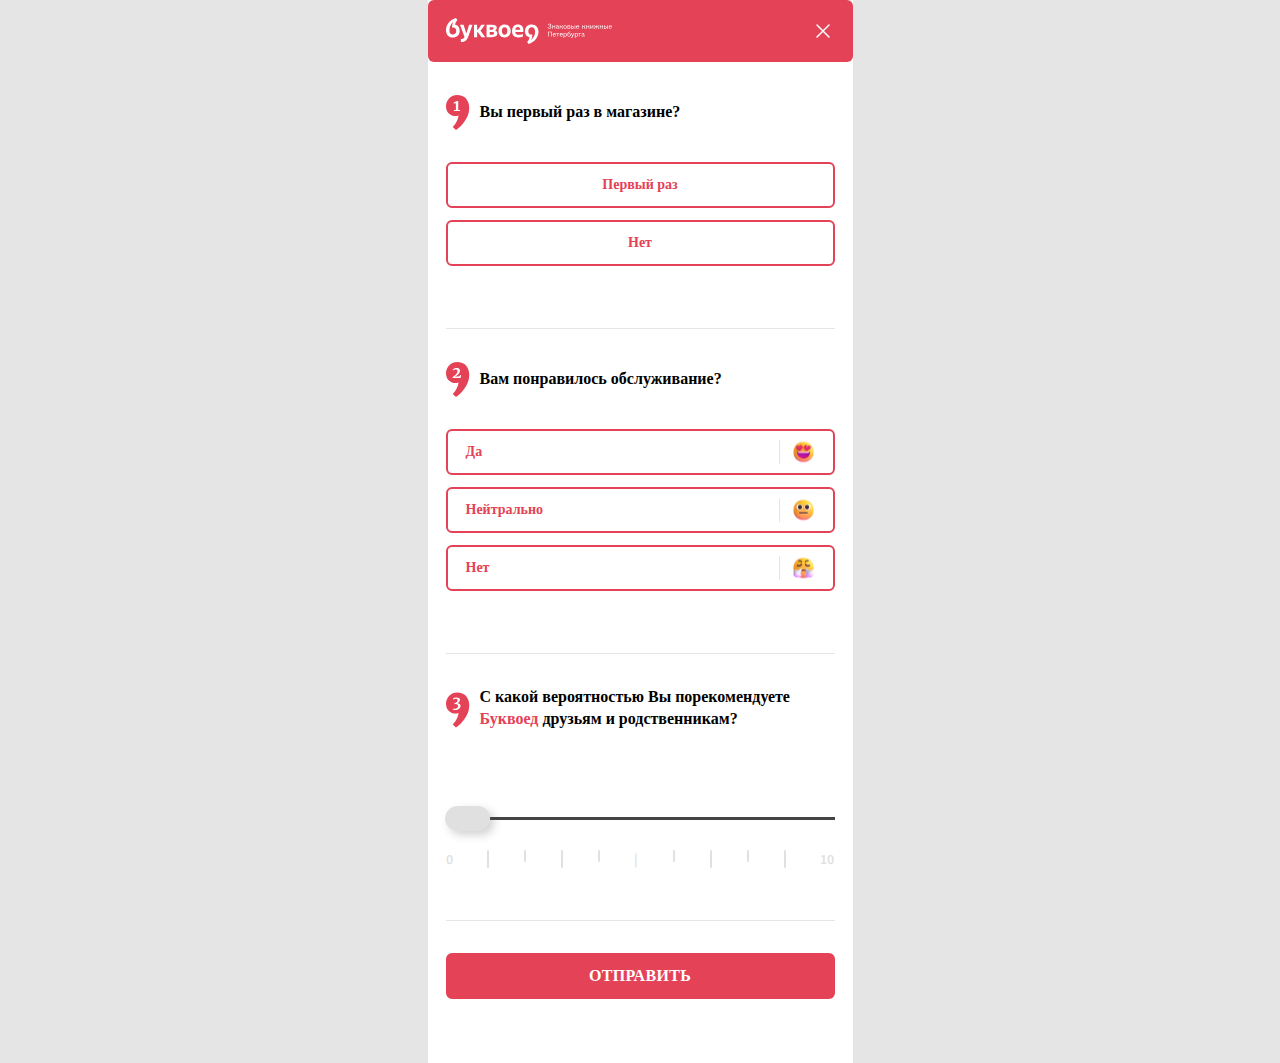
<file: index.html>
<!DOCTYPE html>
<html lang="en">

<head>
    <meta charset="UTF-8">
    <meta http-equiv="X-UA-Compatible" content="IE=edge">
    <meta name="viewport" content="width=device-width, initial-scale=1.0">
    <link rel="stylesheet" href="./css/style.css">
    <link rel="stylesheet" href="./css/range.css">
    <script src="https://code.jquery.com/jquery-3.4.0.min.js"></script>
    <script src="./js/script.js"></script>
    <title>Буквоед</title>
</head>

<body>
    <div class="main-container">
        <form action="./end.html" id="main-form">
            <div class="header">
                <img class="logo" src="./img/logo.svg" alt="logo">
                <img class="close-icon" src="./img/closeX.svg" alt="logo">
            </div>
            <div class="questions" data="Выберите один из вариантов">
                <div class="first-question">

                    <div class="question-title">
                        <div class="question-number"><img src="./img/num-1.svg" alt="logo"></div>
                        <p class="question-names">Вы первый раз в магазине?</p>
                    </div>
                    <input id="first-time" type="radio" value="first-time" name="first-question">
                    <label for="first-time" id="first-time-label">Первый раз</label>

                    <input id="not-first-time" type="radio" value="not-first-time" name="first-question">
                    <label for="not-first-time">Нет</label>
                    <br>
                    <p class="error1">*Пожалуйста, выберите один из вариантов ответа*</p>
                </div>



                <div class="second-question">
                    <div class="question-title">
                        <div class="question-number"><img src="./img/num-2.svg" alt="logo"></div>
                        <p class="question-names">Вам понравилось обслуживание?</p>
                    </div>



                    <input id="q-2-yes" type="radio" value="yes" name="second-question">
                    <label for="q-2-yes">
                        Да
                        <img class="yes" src="./img/yes.svg" alt="yes_smile_image">
                    </label>


                    <input id="q-2-yesno" type="radio" value="yes-no" name="second-question">
                    <label for="q-2-yesno">
                        Нейтрально
                        <img class="yes-no" src="./img/yesNo.svg" alt="neutral_image">
                    </label>


                    <input id="q-2-no" type="radio" value="no" name="second-question">
                    <label for="q-2-no">
                        Нет
                        <img class="no" src="./img/no.svg" alt="no_image">
                    </label>
                    <br>
                    <p class="error2">*Пожалуйста, выберите один из вариантов ответа</p>

                </div>



                <div class="third-question">

                    <div class="question-title">
                        <div class="question-number"><img src="./img/num-3.svg" alt="logo"></div>
                        <p class="question-names">С какой вероятностью Вы
                            порекомендуете <span class="bukvoed">Буквоед</span> друзьям и родственникам?</p>
                    </div>

                    <!-- <input id="rs-range-line" class="rs-range" type="range" value="0" min="0" max="10" step="1"
                        onchange="checkRange(event)" list="tickmarks">
                    <datalist id="tickmarks">
                        <option value="0"></option>
                        <option value="1"></option>
                        <option value="2"></option>
                        <option value="3"></option>
                        <option value="4"></option>
                        <option value="5"></option>
                        <option value="6"></option>
                        <option value="7"></option>
                        <option value="8"></option>
                        <option value="9"></option>
                        <option value="10"></option>
                    </datalist> -->

                    <div class="range-container">
                        <div class="range-wrap" id="range-wrapp-1">
                            <div class="points-box" id="points-box"></div>
                            <!-- Ticks (lines) over slider -->
                            <div class="ticks" id="tickContainer">
                            </div>
                            <!-- Range value inside of range thumb -->
                            <div class="range-value" id="rangeValue"></div>
                            <!-- Range itself -->
                            <input id="exponentialslider" class="input-el required-range" name="exponentialslider"
                                type="range" min="0" max="10" value="0.1" step="0.1" data-name="q-t-a-1" data-reqired=""
                                onchange="checkRange(event)">
                        </div>
                        <div class="marking-wrapper">
                            <span class="marking-number">0</span>
                            <span class="long-line m-line"></span>
                            <span class="short-line m-line"></span>
                            <span class="long-line m-line"></span>
                            <span class="short-line m-line"></span>
                            <span class="marking-number">|</span>
                            <span class="short-line m-line"></span>
                            <span class="long-line m-line"></span>
                            <span class="short-line m-line"></span>
                            <span class="long-line m-line"></span>
                            <span class="marking-number">10</span>
                        </div>
                        <br>
                    </div>
                </div>


                <div class="fourth-question hidden" id="fourth-question">
                    <p class="question-name">Что не понравилось?</p>


                    <input id="assortiment" type="radio" value="assortiment" name="fourth-question">
                    <label for="assortiment" id="assortiment-label" class="main-answ">Ассортимент</label>


                    <div class="assortiment hidden">
                        <p class="which-problem">Что Вам не понравилось в ассортименте?</p>

                        <input id="assortiment-net-tovara" type="radio" value="assortiment-net-tovara"
                            name="assortiment">
                        <label for="assortiment-net-tovara" id="assortiment-net-tovara-label">Нет нужного товара</label>



                        <div class="net-tovara hidden">
                            <p class="which-problem-blue">Что именно вы не смогли найти?</p>

                            <input id="net-tovara-books" type="radio" value="net-tovara-books" name="net-tovara">
                            <label for="net-tovara-books" id="net-tovara-books-label">Книги</label>
                            <div id="book1">
                                <p class="sub-answer">Какую именно книгу вы не смогли найти?</p>
                                <input type="text" name="book1" class="adding-text" placeholder="Введите название...">
                            </div>


                            <input id="net-tovara-kanc" type="radio" value="net-tovara-kanc" name="net-tovara">
                            <label for="net-tovara-kanc" id="net-tovara-kanc-label">Канцтовары</label>
                            <div id="kanc2">
                                <p class="sub-answer">Что именно из канцтоваров вы не смогли найти?</p>
                                <input type="text" name="kanc2" class="adding-text" placeholder="Введите название...">
                            </div>


                            <input id="net-tovara-hobby" type="radio" value="net-tovara-hobby" name="net-tovara">
                            <label for="net-tovara-hobby" id="net-tovara-hobby-label">Хобби/Игры/Игрушки</label>
                            <div id="hobby3">
                                <p class="sub-answer">Что именно из категории Хобби/Игры/Игрушки вы не смогли найти?</p>
                                <input type="text" name="hobby3" class="adding-text" placeholder="Введите название...">
                            </div>

                            <input id="net-tovara-suvenir" type="radio" value="net-tovara-suvenir" name="net-tovara">
                            <label for="net-tovara-suvenir" id="net-tovara-suvenir-label">Сувениры</label>
                            <div id="suvenir4">
                                <p class="sub-answer">Что именно из сувениров вы не смогли найти?</p>
                                <input type="text" name="suvenir4" class="adding-text"
                                    placeholder="Введите название...">
                            </div>

                            <input id="net-tovara-food" type="radio" value="net-tovara-food" name="net-tovara">
                            <label for="net-tovara-food" id="net-tovara-food-label">Еда и напитки</label>
                            <div id="food5">
                                <p class="sub-answer">Что именно из еды и напитков вы не смогли найти?</p>
                                <input type="text" name="food5" class="adding-text" placeholder="Введите название...">
                            </div>

                            <input id="net-tovara-another" type="radio" value="net-tovara-another" name="net-tovara">
                            <label for="net-tovara-another" id="net-tovara-another-label">Другое</label>

                            <input type="text" name="another-6" id="another6" class="adding-text"
                                placeholder="Введите название...">

                        </div>


                        <input id="assortiment-hard-find" type="radio" value="assortiment-hard-find" name="assortiment">
                        <label for="assortiment-hard-find" id="assortiment-hard-find-label">Трудности с поиском
                            товара</label>


                        <div class="trudno-poisk">
                            <p class="which-problem-blue">Какой именно товар вы не смогли найти?</p>

                            <input id="trudno-poisk-books" type="radio" value="trudno-poisk-books"
                                name="assortiment-trudno-poisk">
                            <label for="trudno-poisk-books" id="trudno-poisk-books-label">Книги</label>

                            <input id="trudno-poisk-kanc" type="radio" value="trudno-poisk-kanc"
                                name="assortiment-trudno-poisk">
                            <label for="trudno-poisk-kanc" id="trudno-poisk-kanc-label">Канцтовары</label>

                            <input id="trudno-poisk-hobby" type="radio" value="trudno-poisk-hobby"
                                name="assortiment-trudno-poisk">
                            <label for="trudno-poisk-hobby" id="trudno-poisk-hobby-label">Хобби/Игры/Игрушки</label>

                            <input id="trudno-poisk-suvenir" type="radio" value="trudno-poisk-suvenir"
                                name="assortiment-trudno-poisk">
                            <label for="trudno-poisk-suvenir" id="trudno-poisk-suvenir-label">Сувениры</label>

                            <input id="trudno-poisk-food" type="radio" value="trudno-poisk-food"
                                name="assortiment-trudno-poisk">
                            <label for="trudno-poisk-food" id="trudno-poisk-food-label">Еда и напитки</label>

                            <input id="trudno-poisk-another" type="radio" value="trudno-poisk-another"
                                name="assortiment-trudno-poisk">
                            <label for="trudno-poisk-another" id="trudno-poisk-another-label">Другое</label>
                        </div>



                        <input id="assortiment-no-choice" type="radio" value="assortiment-no-choice" name="assortiment">
                        <label for="assortiment-no-choice" id="assortiment-no-choice-label">Недостаточный выбор
                            товара</label>

                        <div class="assortiment-no-choice hidden">
                            <p class="which-problem-blue">Ассортимент каких товаров необходимо расширить?</p>

                            <input id="no-choice-books" type="radio" value="no-choice-books"
                                name="assortiment-no-choice">
                            <label for="no-choice-books" id="no-choice-books-label">Книги</label>

                            <input id="no-choice-kanc" type="radio" value="no-choice-kanc" name="assortiment-no-choice">
                            <label for="no-choice-kanc" id="no-choice-kanc-label">Канцтовары</label>

                            <input id="no-choice-hobby" type="radio" value="no-choice-hobby"
                                name="assortiment-no-choice">
                            <label for="no-choice-hobby" id="no-choice-hobby-label">Хобби/Игры/Игрушки</label>

                            <input id="no-choice-suvenir" type="radio" value="no-choice-suvenir"
                                name="assortiment-no-choice">
                            <label for="no-choice-suvenir" id="no-choice-suvenir-label">Сувениры</label>

                            <input id="no-choice-food" type="radio" value="no-choice-food" name="assortiment-no-choice">
                            <label for="no-choice-food" id="no-choice-food-label">Еда и напитки</label>

                            <input id="no-choice-another" type="radio" value="no-choice-another"
                                name="assortiment-no-choice">
                            <label for="no-choice-another" id="no-choice-another-label">Другое</label>
                        </div>




                        <input id="assortiment-bad-quality" type="radio" value="assortiment-bad-quality"
                            name="assortiment">
                        <label for="assortiment-bad-quality" id="assortiment-bad-quality-label">Не устраивает качество
                            товара</label>

                        <div class="quality hidden">
                            <p class="which-problem-blue">Качество какого товара Вас не устраивает?</p>
                            <input type="text" placeholder="Введите название" id="quality-of">
                        </div>

                    </div>



                    <input id="atmosphere" type="radio" value="atmosphere" name="fourth-question">
                    <label for="atmosphere" id="atmosphere-label" class="main-answ">Атмосфера</label>

                    <div class="atmo hidden">
                        <p class="which-problem">На что нам следует обратить внимание в атмосфере магазина?</p>

                        <input id="dark" type="radio" value="dark" name="atmo">
                        <label for="dark" id="dark-label">Темный зал</label>

                        <input id="hot" type="radio" value="hot" name="atmo">
                        <label for="hot" id="hot-label">В помещении жарко/душно</label>

                        <input id="cold" type="radio" value="cold" name="atmo">
                        <label for="cold" id="cold-label">В помещении холодно</label>

                        <input id="dirty" type="radio" value="dirty" name="atmo">
                        <label for="dirty" id="dirty-label">Грязно</label>
                    </div>



                    <input id="kassir" type="radio" value="kassir" name="fourth-question">
                    <label for="kassir" id="kassir-label">Работа кассира</label>

                    <div class="kassir">
                        <p class="which-problem">На что нам следует обратить внимание в работе кассира?</p>

                        <input id="slow" type="radio" value="slow" name="kassir">
                        <label for="slow" id="slow-label">Медленная работа сотрудника</label>

                        <input id="ochered" type="radio" value="ochered" name="kassir">
                        <label for="ochered" id="ochered-label">Большая очередь/Время ожидания</label>

                        <input id="neprivetliv" type="radio" value="neprivetliv" name="kassir">
                        <label for="neprivetliv" id="neprivetliv-label">Сотрудник неприветлив</label>

                        <input id="navyazchiv" type="radio" value="navyazchiv" name="kassir">
                        <label for="navyazchiv" id="navyazchiv-label">Навязчивое обслуживание</label>
                    </div>



                    <input id="sotr-zala" type="radio" value="sotr-zala" name="fourth-question">
                    <label for="sotr-zala" id="sotr-zala-label">Работа сотрудника зала</label>


                    <div class="sotrudnik-zal hidden">
                        <p class="which-problem">На что нам следует обратить внимание в работе сотрудника зала?</p>

                        <input id="hard-to-find" type="radio" value="hard-to-find" name="sotrudnik-zala">
                        <label for="hard-to-find" id="hard-to-find-label">Сложно найти сотрудника</label>

                        <input id="didnt-help" type="radio" value="didnt-help" name="sotrudnik-zala">
                        <label for="didnt-help" id="didnt-help-label">Не оказана помощь в выборе товара</label>

                        <input id="neprivetliv-zala" type="radio" value="neprivetliv-zala" name="sotrudnik-zala">
                        <label for="neprivetliv-zala" id="neprivetliv-zala-label">Сотрудник неприветлив</label>

                        <input id="navyazchiv-zala" type="radio" value="navyazchiv-zala" name="sotrudnik-zala">
                        <label for="navyazchiv-zala" id="navyazchiv-zala-label">Навязчивое обслуживание</label>
                    </div>



                    <input id="prices" type="radio" value="prices" name="fourth-question">
                    <label for="prices" id="prices-label"> Цены </label>

                    <div class="sub-prices hidden">
                        <p class="which-problem">Что Вам не понравилось в ценах?</p>
                        <div class="sub-high-prices">
                            <input id="hi-prices" type="radio" value="hi-prices" name="prices">
                            <label for="hi-prices" id="hi-prices-label">
                                Высокие цены
                            </label>

                            <div class="hi-prices-to hidden">
                                <p class="question-name-price">На что именно высокие цены?</p>
                                <input id="hi-prices-books" type="radio" value="hi-prices-books" name="hi-prices-to">
                                <label for="hi-prices-books" id="hi-prices-books-label">Книги</label>

                                <input id="hi-prices-kanc" type="radio" value="hi-prices" name="hi-prices-to">
                                <label for="hi-prices-kanc" id="hi-prices-kanc-label">Канцтовары</label>

                                <input id="hi-prices-hobby" type="radio" value="hi-prices" name="hi-prices-to">
                                <label for="hi-prices-hobby" id="hi-prices-hobby-label">Хобби/Игры/Игрушки</label>

                                <input id="hi-prices-suvenir" type="radio" value="hi-prices" name="hi-prices-to">
                                <label for="hi-prices-suvenir" id="hi-prices-suvenir-label">Сувениры</label>

                                <input id="hi-prices-food" type="radio" value="hi-prices" name="hi-prices-to">
                                <label for="hi-prices-food" id="hi-prices-food-label">Еда и напитки</label>

                                <input id="hi-prices-another" type="radio" value="hi-prices" name="hi-prices-to">
                                <label for="hi-prices-another" id="hi-prices-another-label">Другое</label>



                                <div class="hi-prices-to-books hidden">
                                    <p class="question-name-price-books">На какие именно книги высокие цены?</p>

                                    <input id="books-hud" type="radio" value="books-hud" name="hi-prices-to-books">
                                    <label for="books-hud" id="hi-prices-suvenir-label">Художественная
                                        литература</label>

                                    <input id="books-kids" type="radio" value="books-kids" name="hi-prices-to-books">
                                    <label for="books-kids" id="hi-prices-food-label">Детская литература</label>

                                    <input id="books-education" type="radio" value="books-education"
                                        name="hi-prices-to-books">
                                    <label for="books-education" id="hi-prices-another-label">Учебная и прикладная
                                        литература</label>

                                </div>
                            </div>
                        </div>
                        <input id="bad-actions" type="radio" value="bad-actions" name="prices">
                        <label for="bad-actions" id="bad-actions-label">
                            Неактуальные акции
                        </label>
                        <input id="bad-cennik" type="radio" value="bad-cennik" name="prices">
                        <label for="bad-cennik" id="bad-cennik-label">
                            Цена на кассе не соответствует ценнику
                        </label>
                    </div>
                </div>
                <input type="submit" value="Отправить" id="send-button" class="send-button">
        </form>

    </div>
    <script src="./js/validation.js?v=1.1"></script>
    <script src="./js/range.js?v=2.11"></script>
</body>

</html>
</file>
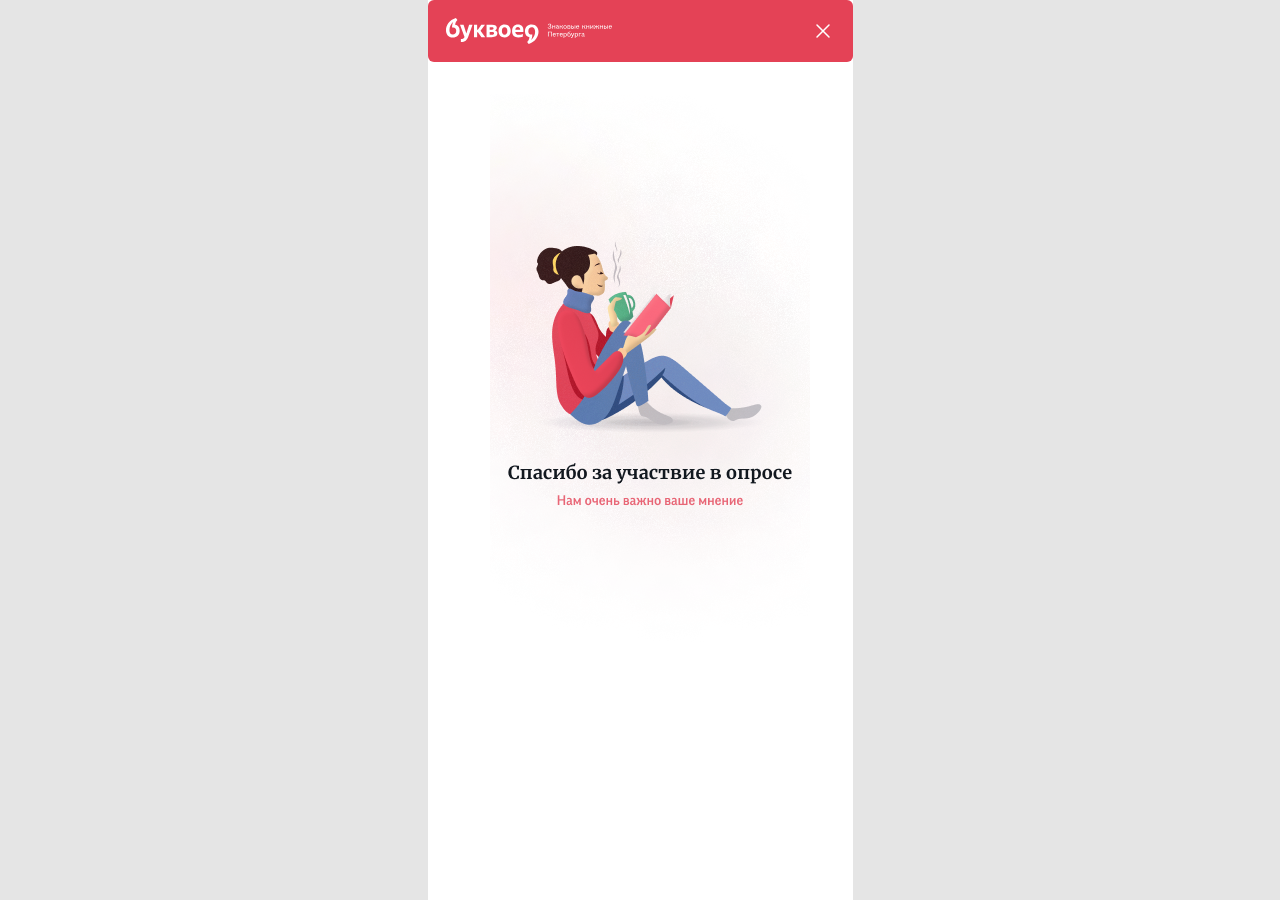
<file: end.html>
<!DOCTYPE html>
<html lang="en">

<head>
    <meta charset="UTF-8">
    <meta http-equiv="X-UA-Compatible" content="IE=edge">
    <meta name="viewport" content="width=device-width, initial-scale=1.0, maximum-scale=1.0, user-scalable=no" />
    <link rel="stylesheet" href="./css/style.css">
    <title>Анкета</title>
</head>

<body>
    <div class="main-container">
        <div class="header">
            <img class="logo" src="./img/logo.svg" alt="logo">
            <img class="close-icon" src="./img/closeX.svg" alt="logo">
        </div>


        <div class="end-page">
            <img class="end_img" src="./img/end_img.png" alt="end_img">

        </div>
    </div>
</body>

</html>
</file>
<file: css/style.css>
* {
    box-sizing: border-box;
    margin: 0;
    padding: 0;
}

/* input:invalid+label {
    border-color: rgb(21, 75, 150);
} */

body {

    font-family: 'PT Sans';
    background-color: #e5e5e5;
}

.main-container {
    max-width: 425px;
    margin: 0 auto;
    min-height: 100vh;
    background-color: #fff;
    /* padding: 32px 18px; */
}



.header {
    display: flex;
    max-width: 425px;
    margin: 0 auto;
    justify-content: space-between;
    align-items: center;
    background: #E44256;
    height: 62px;
    padding: 0 18px;
    margin-bottom: 32px;
    border-radius: 6px;
}




.questions {
    padding: 0 18px 32px 18px;
}


.question-name {
    /* display: flex; */
    font-family: 'PT Sans';
    font-style: normal;
    font-weight: 700;
    font-size: 16px;
    line-height: 21px;
    color: #191919;
    margin-bottom: 24px;
    user-select: none;
}

.question-number {
    display: block;
    width: 18px;
    margin-right: 10px;
    height: 21px;
    font-family: 'PT Sans';
    font-style: normal;
    font-weight: 700;
    font-size: 16px;
    line-height: 21px;
    text-align: center;
    color: #fff;
    user-select: none;
}

input[type=radio] {
    display: none;
    width: 0;
    height: 0;
}




label {
    user-select: none;
}

.first-question, .second-question, .third-question, .fourth-question {
    margin-bottom: 32px;
    padding-bottom: 32px;
    border-bottom: 1.5px solid #E5E5E5;
}

.first-question label {
    display: flex;
    align-items: center;
    justify-content: center;
    border: 2px solid #E44256;
    border-radius: 6px;
    height: 46px;
    font-style: normal;
    font-weight: 700;
    font-size: 14px;
    line-height: 18px;
    color: #E44256;
    margin-bottom: 12px;
    background-color: #fff;
    text-align: center;
    cursor: pointer;
}

.first-question input[type=radio]:checked+label,
.second-question input[type=radio]:checked+label {
    background-color: #E44256;
    color: #fff;
}





label img {
    display: block;
    width: 36px;
    height: 24px;
    padding-left: 12px;
    border-left: 1.5px solid #E5E5E5
}



.second-question label {
    display: flex;
    padding: 0 18px;
    justify-content: space-between;
    align-items: center;
    border: 2px solid #E44256;
    border-radius: 6px;
    height: 46px;
    font-style: normal;
    font-weight: 700;
    font-size: 14px;
    line-height: 18px;
    color: #E44256;
    margin-bottom: 12px;
    background-color: #fff;
    text-align: center;
    cursor: pointer;
}


#rs-range-line {
    width: 100%;
}


input[type="checkbox"] {
    width: 0;
    height: 0;
    margin: 0;
    padding: 0;
    display: none;
}


#assortiment-label, #atmosphere-label, #kassir-label, #sotr-zala-label, #prices-label {
    display: flex;
    align-items: center;
    justify-content: start;
    border: 2px solid #E44256;
    border-radius: 6px;
    height: 46px;
    font-style: normal;
    font-weight: 700;
    font-size: 14px;
    line-height: 18px;
    color: #E44256;
    background-color: #fff;
    text-align: center;
    cursor: pointer;
    padding: 0 18px;
    margin-bottom: 12px;
}




.hidden {
    display: none;
}



#assortiment:checked+label, #atmosphere:checked+label, #kassir:checked+label, #sotr-zala:checked+label {
    background-color: #E44256;
    color: #fff;
}


#prices:checked+label {
    background-color: #E44256;
    color: #fff;
    border-radius: 6px 6px 0 0;
    cursor: pointer;
    padding: 14px 18px;
    margin-bottom: 0;
    border-bottom: 1px solid #fff;
}




.sub-prices {
    background-color: #E44256;
    color: #fff;
    margin: 0;
    padding: 24px 18px;
    border-radius: 0 0 6px 6px;
}









#hi-prices-label, #bad-actions-label, #bad-cennik-label {
    display: flex;
    align-items: center;
    min-height: 28px;
    border: 1.5px solid #FFFFFF;
    border-radius: 6px;
    padding: 0 18px;
    margin-bottom: 6px;
    cursor: pointer;
}

#hi-prices, #bad-actions, #bad-cennik {
    display: none;
}

#hi-prices:checked+label, #bad-actions:checked+label, #bad-cennik:checked+label {
    background-color: #fff;
    color: #E44256;
    margin-bottom: 6px;
}






.sub-prices {
    display: none;
}

#prices:checked~.sub-prices {
    display: block;
}




#hi-prices:checked+label {
    background-color: #fff;
    margin-bottom: 0;
    border-radius: 6px 6px 0 0;
    font-family: 'PT Sans';
    font-style: normal;
    font-weight: 700;
    line-height: 16px;
    color: #E44256;
    min-height: 28px;
    padding: 6px 12px 16px 12px;
    border-bottom: 1px solid #E5E5E5;

}


.hi-prices-to {
    background-color: #fff;
    color: #E44256;
    margin-bottom: 6px;
    border-radius: 0 0 6px 6px;
    padding: 12px 12px 16px 12px;

}

.hi-prices-to label {
    display: inline-flex;
    justify-content: center;
    width: max-content;
    align-items: center;
    padding: 4px 6px;
    border: 1.5px solid #E44256;
    border-radius: 6px;
    cursor: pointer;
    margin: 4px 6px 4px 0;

}

.hi-prices-to input:checked+label {
    background-color: #E44256;
    color: #fff;
}


#hi-prices-books {
    display: none;
    width: 0;
    height: 0;
}




.question-name-price {
    color: #E44256;
    margin-bottom: 10px;
}





.hi-prices-to {
    display: none;
}

#hi-prices:checked~.hi-prices-to {
    display: block;
}




.hi-prices-to-books {
    display: none;
    color: #191919;
    opacity: 0.5;

}



#hi-prices-books:checked~.hi-prices-to-books {
    display: block;
}


.question-name-price-books {
    color: #191919;
    opacity: 0.5;
}








#send-button {
    width: 100%;
    display: flex;
    justify-content: center;
    align-items: center;
    height: 46px;
    background-color: #E44256;
    border: 2px solid #E44256;
    border-radius: 6px;
    font-weight: 700;
    font-size: 14px;
    line-height: 18px;
    letter-spacing: 0.02em;
    text-transform: uppercase;
    color: #FFFFFF;
    margin-bottom: 32px;
    cursor: pointer;
    font-family: 'Merriweather';
    font-style: normal;
    font-weight: 700;
    font-size: 16px;
    line-height: 22px;
}


#wt {
    margin-bottom: 18px;
}


.end-page {
    width: 300px;
    height: 250px;
    margin: 0 auto;
    background-color: #fff;

}




/* /////////////////////////////////// */


#atmosphere:checked+label,
#kassir:checked+label,
#sotr-zala:checked+label,
#assortiment:checked+label {

    border-radius: 6px 6px 0 0;
    padding-bottom: 14px 18px 12px 18px;
    margin-bottom: 0;
    border-bottom: 1px solid #fff;

}

.atmo,
.kassir,
.sotrudnik-zal,
.assortiment {
    background-color: #E44256;
    border-radius: 0 0 6px 6px;
    margin-bottom: 12px;
    padding: 18px;
}

.atmo input,
.kassir input,
.sotrudnik-zal input,
.assortiment input {
    display: block;
    background-color: #E44256;
    color: #FFFFFF;

}


.which-problem {
    font-family: 'PT Sans';
    font-style: normal;
    font-weight: 700;
    font-size: 14px;
    line-height: 18px;
    color: #FFFFFF;
    opacity: 0.7;
    margin-bottom: 16px;

}

.main-answ {
    padding: 0 18px;
}




#dark-label, #hot-label, #cold-label, #dirty-label,
#slow-label, #ochered-label, #neprivetliv-label, #navyazchiv-label,
#hard-to-find-label, #didnt-help-label, #neprivetliv-zala-label, #navyazchiv-zala-label,
#assortiment-net-tovara-label, #assortiment-hard-find-label, #assortiment-no-choice-label, #assortiment-bad-quality-label {
    display: block;
    width: max-content;
    border-radius: 6px;
    background-color: #E44256;
    margin-bottom: 6px;
    padding: 6px 12px;
    border: 1.5px solid #fff;
    color: #fff;
    cursor: pointer;
}

#dark:checked+label, #hot:checked+label, #cold:checked+label, #dirty:checked+label,
#slow:checked+label, #ochered:checked+label, #neprivetliv:checked+label, #navyazchiv:checked+label,
#hard-to-find:checked+label, #didnt-help:checked+label, #neprivetliv-zala:checked+label, #navyazchiv-zala:checked+label,
#assortiment-net-tovara:checked+label, #assortiment-hard-find:checked+label, #assortiment-no-choice:checked+label, #assortiment-bad-quality:checked+label {
    background-color: #fff;
    color: #E44256;
}



.atmo,
.kassir,
.sotrudnik-zal,
.assortiment,
.quality,
.assortiment-no-choice,
.trudno-poisk,
.net-tovara,
#book1, #kanc2, #hobby3, #suvenir4, #food5, #another6 {
    display: none;
}

#atmosphere:checked~.atmo,
#kassir:checked~.kassir,
#sotr-zala:checked~.sotrudnik-zal,
#assortiment:checked~.assortiment,
#assortiment-bad-quality:checked~.quality,
#assortiment-no-choice:checked~.assortiment-no-choice,
#assortiment-hard-find:checked~.trudno-poisk,
#assortiment-net-tovara:checked~.net-tovara,
#net-tovara-books:checked~#book1,
#net-tovara-kanc:checked~#kanc2,
#net-tovara-hobby:checked~#hobby3,
#net-tovara-suvenir:checked~#suvenir4,
#net-tovara-food:checked~#food5,
#net-tovara-another:checked~#another6 {
    display: block;
}



#assortiment:checked+label,
#assortiment-no-choice:checked+label,
#assortiment-hard-find:checked+label,
#assortiment-net-tovara:checked+label {
    width: 100%;
    border-radius: 6px 6px 0 0;
    margin-bottom: 0;
}


#quality-of {
    width: 100%;
    line-height: 18px;
    color: #6a6a6a;
    outline: none;
    border: none;
    background-color: #fff;
    padding-bottom: 8px;
    border-bottom: 1px solid rgb(167, 164, 164);
    margin-bottom: 10px;
}

.quality,
.assortiment-no-choice,
.trudno-poisk,
.net-tovara {
    padding: 14px 12px;
    background-color: #fff;
    color: #E44256;
    border-radius: 0 0 6px 6px;
    margin-bottom: 6px;
}


#assortiment-bad-quality:checked+label,
#assortiment-no-choice:checked+label {
    background-color: #fff;
    color: #E44256;
    border-radius: 6px 6px 0 0;
    margin-bottom: 0;
    width: 100%;
}

.which-problem-blue {
    height: 16px;
    font-family: 'PT Sans';
    font-style: normal;
    font-weight: 700;
    font-size: 12px;
    line-height: 16px;
    color: #E44256;
    margin-bottom: 12px;
}


.assortiment-no-choice label,
.trudno-poisk label,
.net-tovara label {
    display: block;
    width: max-content;
    border-radius: 6px;
    background-color: #ffffff;
    margin-bottom: 6px;
    padding: 6px 12px;
    border: 1.5px solid #E44256;
    color: #E44256;
    cursor: pointer;
}

#no-choice-books:checked+label, #no-choice-kanc:checked+label, #no-choice-hobby:checked+label, #no-choice-suvenir:checked+label, #no-choice-food:checked+label, #no-choice-another:checked+label,
#trudno-poisk-books:checked+label, #trudno-poisk-kanc:checked+label, #trudno-poisk-hobby:checked+label, #trudno-poisk-suvenir:checked+label, #trudno-poisk-food:checked+label, #trudno-poisk-another:checked+label,
#net-tovara-books:checked+label, #net-tovara-kanc:checked+label, #net-tovara-hobby:checked+label, net-tovara-suvenir:checked+label, #net-tovara-food:checked+label, #net-tovara-another:checked+label {
    color: #fff;
    background-color: #E44256;
}


.adding-text {
    width: 100%;
    line-height: 18px;
    color: #6a6a6a !important;
    outline: none;
    border: none;
    background-color: #fff !important;
    padding-bottom: 8px;
    border-bottom: 1px solid rgb(167, 164, 164);
    margin-bottom: 10px;
    margin-top: 10px;
}

.sub-answer {
    color: #4a4848 !important;
}





input[type=range] {
    height: 24px;
    -webkit-appearance: none;
    width: 100%;
}

input[type=range]:focus {
    outline: none;
}

input[type=range]::-webkit-slider-runnable-track {
    width: 100%;
    height: 1px;
    cursor: pointer;
    box-shadow: 1px 1px 1px #50555C;
    background: #50555C;
    border-radius: 1px;
    border: 0px solid #000000;
}

input[type=range]::-webkit-slider-thumb {
    box-shadow: 0px 0px 0px #000000;
    border: 2px solid #DBDBDB;
    height: 20px;
    width: 40px;
    border-radius: 10px;
    background: #E44256;
    cursor: pointer;
    -webkit-appearance: none;
    margin-top: -10px;
}


/* input[type=range]::-webkit-slider-thumb::before {
    content: '1';
    width: 20px;
    height: 20px;
    background-color: red;
} */

input[type=range]:focus::-webkit-slider-runnable-track {
    background: #50555C;
}

/* 
input[type=range]::-moz-range-track {
    width: 100%;
    height: 14px;
    cursor: pointer;
    animate: 0.2s;
    box-shadow: 1px 1px 1px #50555C;
    background: #50555C;
    border-radius: 14px;
    border: 0px solid #000000;
}

input[type=range]::-moz-range-thumb {
    box-shadow: 0px 0px 0px #000000;
    border: 0px solid #000000;
    height: 20px;
    width: 40px;
    border-radius: 12px;
    background: #529DE1;
    cursor: pointer;
}

input[type=range]::-ms-track {
    width: 100%;
    height: 14px;
    cursor: pointer;
    animate: 0.2s;
    background: transparent;
    border-color: transparent;
    color: transparent;
}

input[type=range]::-ms-fill-lower {
    background: #50555C;
    border: 0px solid #000000;
    border-radius: 28px;
    box-shadow: 1px 1px 1px #50555C;
}

input[type=range]::-ms-fill-upper {
    background: #50555C;
    border: 0px solid #000000;
    border-radius: 28px;
    box-shadow: 1px 1px 1px #50555C;
}

input[type=range]::-ms-thumb {
    margin-top: 1px;
    box-shadow: 0px 0px 0px #000000;
    border: 0px solid #000000;
    height: 20px;
    width: 40px;
    border-radius: 12px;
    background: #529DE1;
    cursor: pointer;
}

input[type=range]:focus::-ms-fill-lower {
    background: #50555C;
}

input[type=range]:focus::-ms-fill-upper {
    background: #50555C;
} */

.error {
    border: 1px solid red;
}

.bukvoed {
    color: #E44256;
}


* {
    font-family: 'Merriweather';
}



.question-title {
    display: flex;
    align-items: center;
    margin-bottom: 32px;

    font-family: 'Merriweather';
    font-style: normal;
    font-weight: 700;
    font-size: 16px;
    line-height: 22px;
    /* or 138% */


    /* Colors/Black */

    color: #000000;
}


.question-number {
    height: 36px;
    width: 24px;
}


.question-names {
    margin: auto 0;
}

.bukvoed {
    color: #E44256;
}

/* input+label {
    border: 2px solid #42e46d;
}

input:invalid+label {
    border: 2px solid #E44256;
} */
/* 
.questions[data] input {
    border-color: #191919;
} */

/* input[type="radio"]:invalid+label {
    border-color: green
} */

.error1, .error2 {
    color: #13d4ca;
    font-size: 14px;
    border: none;
    /* text-align: center; */
    display: none;
}
</file>
<file: css/range.css>
@import url('https://fonts.googleapis.com/css2?family=Montserrat:wght@400;800&family=Source+Sans+Pro:wght@400;600&display=swap');

.range-wrap {
  width: 100%;
  position: relative;
}

.range-container {
  background: #fff;
  position: relative;
  margin-top: 60px;
}

.marking-wrapper {
  display: flex;
  justify-content: space-between;
  align-items: flex-start;
}

.marking-number {
  font-family: 'Source Sans Pro';
  font-weight: 600;
  font-size: 14px;
  color: #E0E0E0;
}

.m-line {
  width: 2px;
  background: #E0E0E0;
  border-radius: 8px;
}

.long-line {
  height: 18px;
}

.short-line {
  height: 12px;
}

.points-box {
  width: 10px;
  color: #191919;
  font-size: 20px;
  font-family: 'Montserrat', sans-serif;
  font-weight: 800;
  position: absolute;
  top: -15px;
  opacity: 0;
}

.point-marcking-wrapper {
  display: flex;
  justify-content: space-around;
  position: absolute;
  left: 0px;
  right: -36px;
  top: -6px;
}

.point-marck {
  width: 2px;
  position: relative;
  right: 13px;
}

.active-mark {
  opacity: 0;
}

.range-error {
  color: #E8041E;
  font-weight: 600;
  font-size: 14px;
  padding-bottom: 20px;
  display: none;
}


/* Styling of ticks (lines) over the range */
.ticks {
  /* control the width of the curve */
  position: absolute;
  left: 0;
  right: 0;
  height: 3px;
  top: 27px;
}

.range-curve {
  display: none !important;
}


/* Styling the range */
input[type=range] {
  /* control the width of the curve */
  width: 100%;
  height: 60px;
  outline: none;
  background: transparent;
  position: relative;
  bottom: 13px;
  z-index: 999999999;
  opacity: 0;
  display: block;
  margin-left: auto;
}

/* Range track */
input[type=range]::-webkit-slider-runnable-track {
  width: 100%;
  height: 50px;
  cursor: pointer;
  border-radius: 25px;
}

input[type=range]::-moz-range-track {
  width: 100%;
  height: 50px;
  cursor: pointer;
  border-radius: 25px;
}

/* Range thumb */
input[type=range]::-webkit-slider-thumb {
  height: 80px;
  width: 80px;
  border-radius: 20px;
  cursor: pointer;
  opacity: 1;
}

input[type=range]::-moz-range-thumb {
  height: 80px;
  width: 80px;
  /* appearance: none; */
  border-radius: 50%;
  cursor: pointer;
  opacity: 1;
}

/* Range value (label) inside of range thumb */
.range-value {
  width: 45px;
  height: 25px;
  line-height: 50px;
  text-align: center;
  color: #fff;
  background: #E0E0E0;
  font-size: 18px;
  position: absolute;
  top: 16px;
  border-radius: 30px;
  user-select: none;
  pointer-events: none;
  transform: translateX(0%);
  box-shadow: 4px 4px 8px rgba(68, 68, 68, 0.24);
}
</file>
